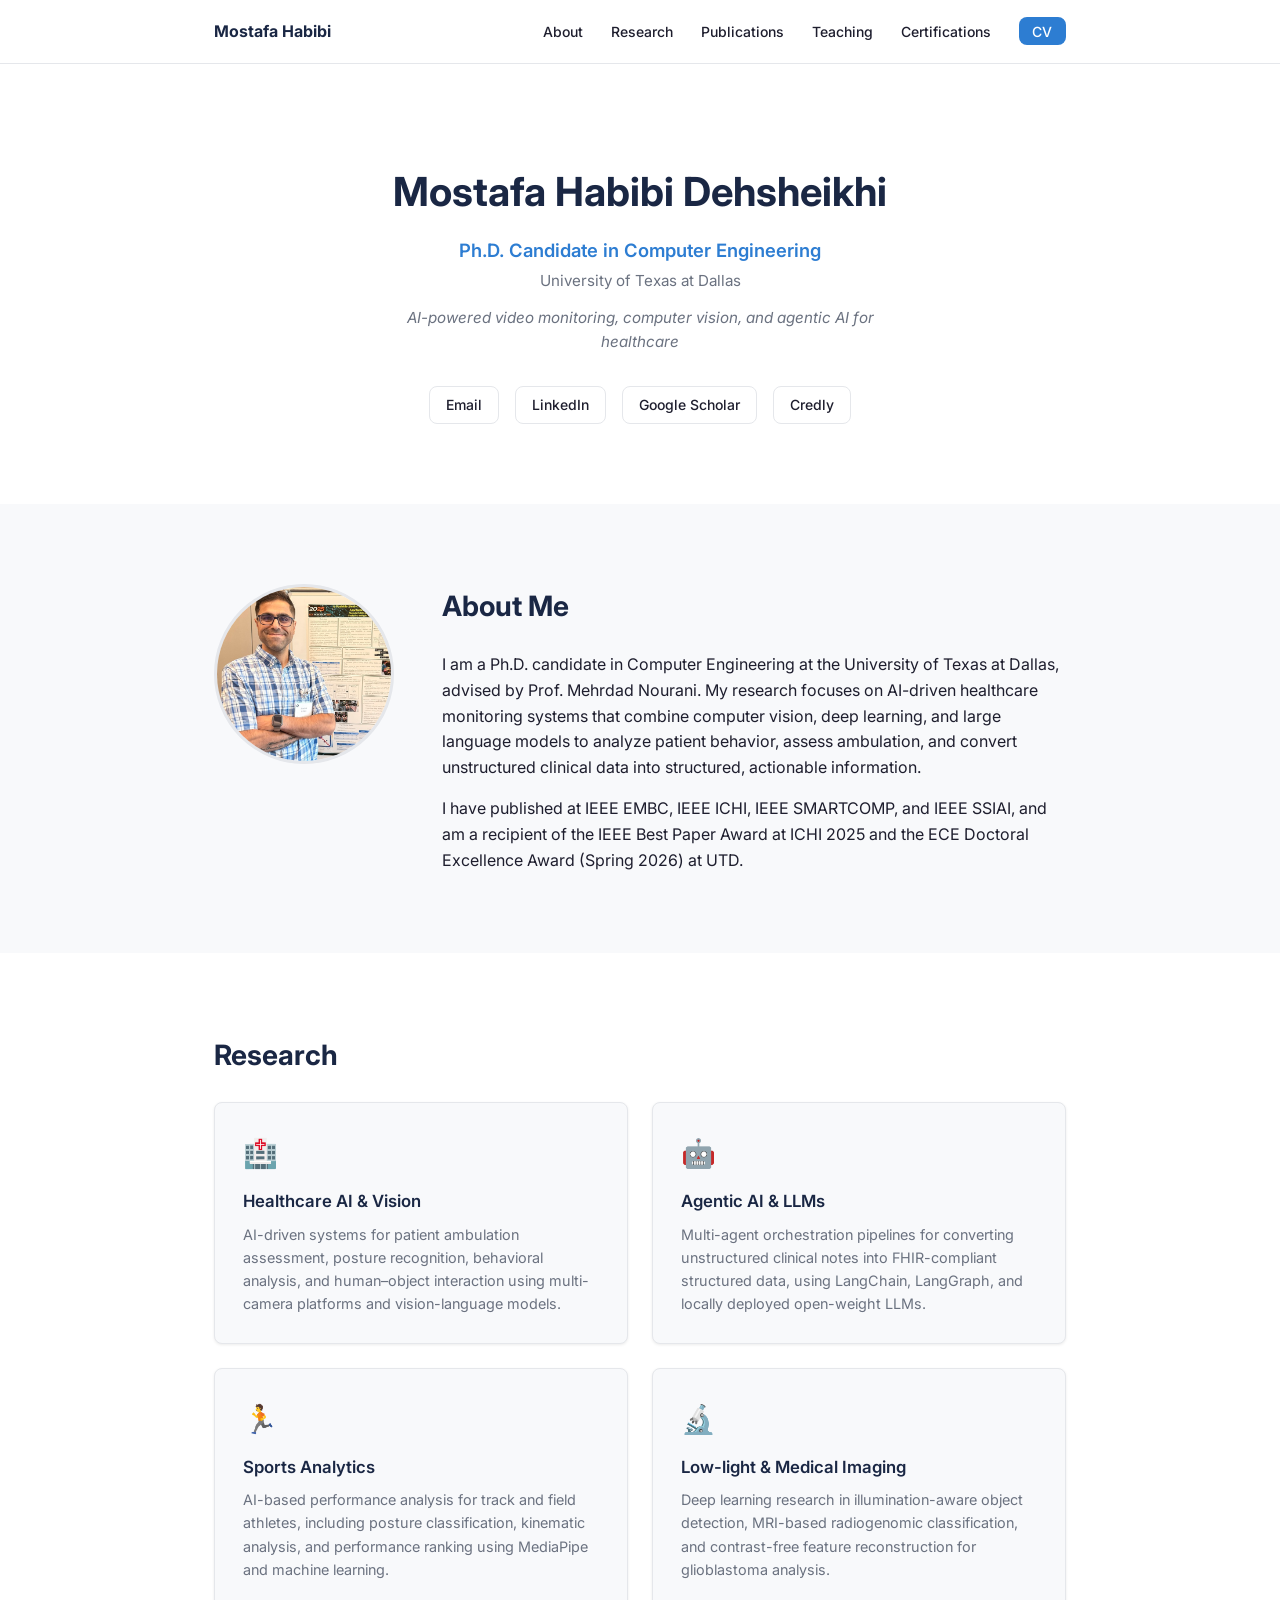
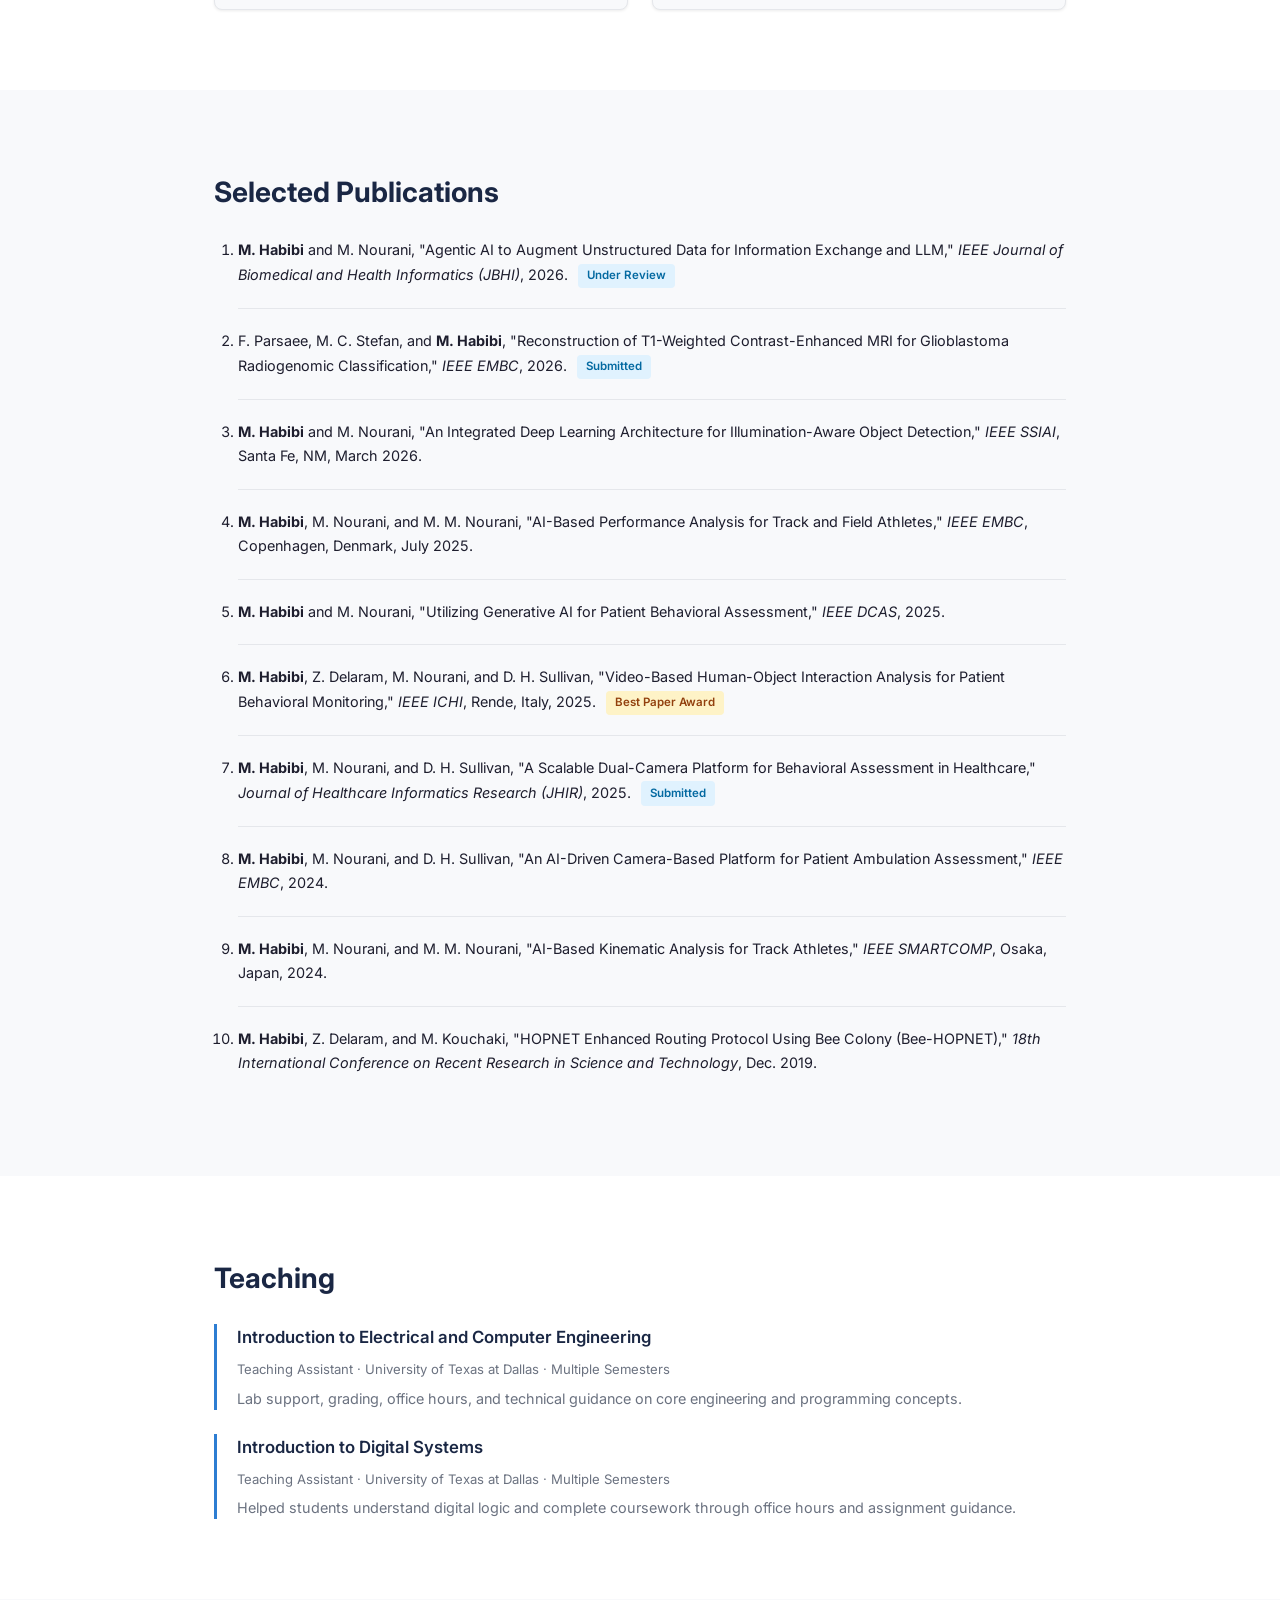
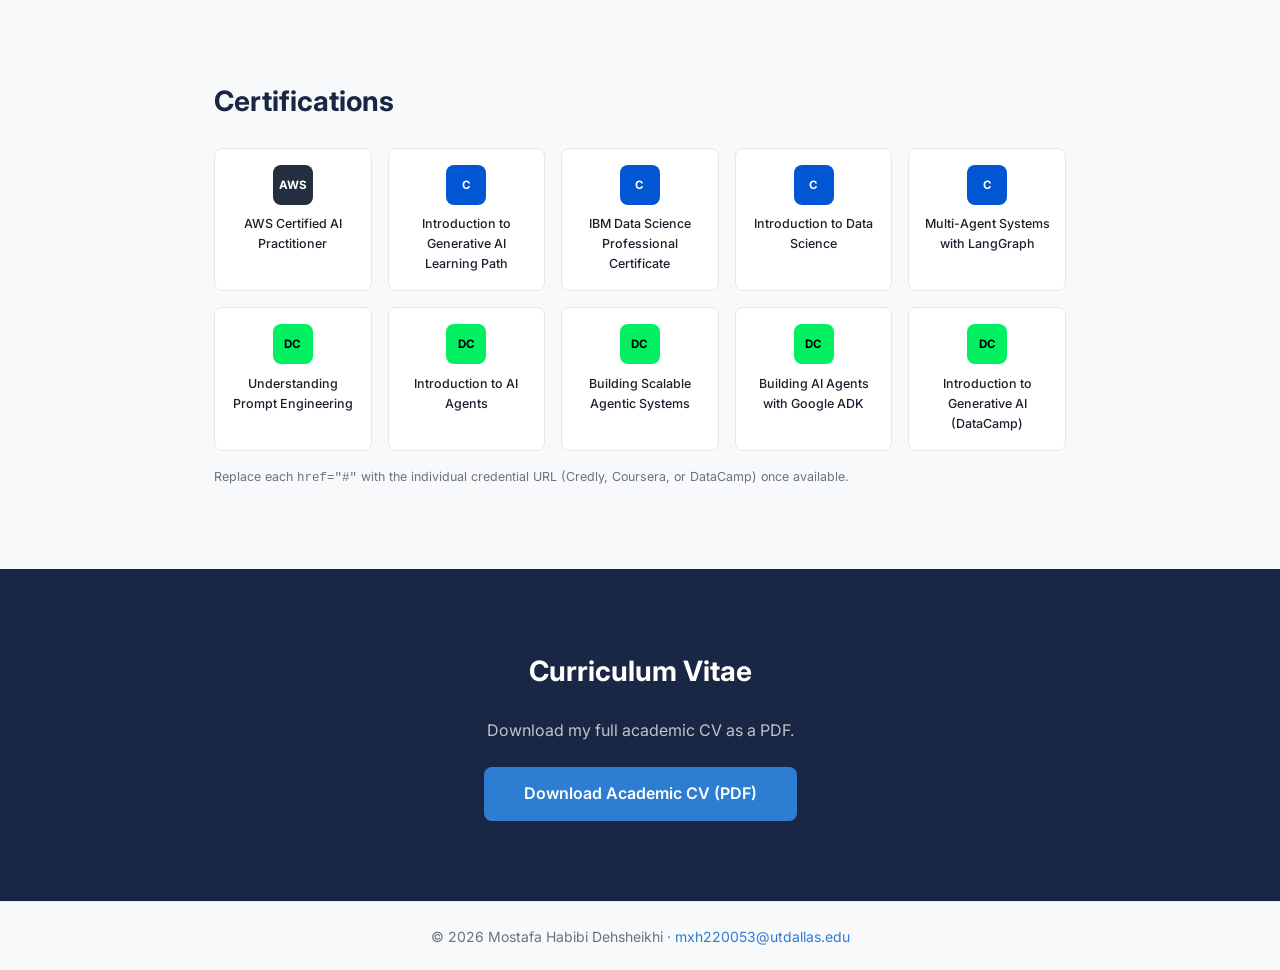
<file: academic/index.html>
<!DOCTYPE html>
<html lang="en">
<head>
  <meta charset="UTF-8">
  <meta name="viewport" content="width=device-width, initial-scale=1.0">
  <title>Mostafa Habibi — Academic</title>
  <link rel="preconnect" href="https://fonts.googleapis.com">
  <link rel="preconnect" href="https://fonts.gstatic.com" crossorigin>
  <link href="https://fonts.googleapis.com/css2?family=Inter:wght@400;500;600;700&display=swap" rel="stylesheet">
  <link rel="stylesheet" href="styles.css">
</head>
<body>

  <nav id="navbar">
    <div class="nav-inner">
      <a href="#top" class="nav-logo">Mostafa Habibi</a>
      <button class="nav-toggle" aria-label="Toggle menu" aria-expanded="false">
        <span></span><span></span><span></span>
      </button>
      <ul class="nav-links">
        <li><a href="#about">About</a></li>
        <li><a href="#research">Research</a></li>
        <li><a href="#publications">Publications</a></li>
        <li><a href="#teaching">Teaching</a></li>
        <li><a href="#certifications">Certifications</a></li>
        <li><a href="#cv" class="nav-cta">CV</a></li>
      </ul>
    </div>
  </nav>

  <section id="top" class="hero">
    <div class="container">
      <h1>Mostafa Habibi Dehsheikhi</h1>
      <p class="hero-title">Ph.D. Candidate in Computer Engineering</p>
      <p class="hero-institution">University of Texas at Dallas</p>
      <p class="hero-tagline">AI-powered video monitoring, computer vision, and agentic AI for healthcare</p>
      <div class="hero-links">
        <a href="mailto:mxh220053@utdallas.edu" class="icon-link">Email</a>
        <a href="https://www.linkedin.com/in/mostafa-habibi-78b841284/" class="icon-link" target="_blank" rel="noopener">LinkedIn</a>
        <a href="https://scholar.google.com/citations?user=dHXIkhMAAAAJ&hl=en" class="icon-link" target="_blank" rel="noopener">Google Scholar</a>
        <a href="https://www.credly.com/users/mostafa-habibi-dehsheikhi/badges#credly" class="icon-link" target="_blank" rel="noopener">Credly</a>
      </div>
    </div>
  </section>

  <section id="about" class="section bg-surface">
    <div class="container about-grid">
      <div class="about-photo">
        <img src="assets/photo.jpg" alt="Mostafa Habibi" width="180" height="180" onerror="this.src='assets/photo-placeholder.svg';this.onerror=null;">
      </div>
      <div class="about-text">
        <h2>About Me</h2>
        <p>I am a Ph.D. candidate in Computer Engineering at the University of Texas at Dallas, advised by Prof. Mehrdad Nourani. My research focuses on AI-driven healthcare monitoring systems that combine computer vision, deep learning, and large language models to analyze patient behavior, assess ambulation, and convert unstructured clinical data into structured, actionable information.</p>
        <p>I have published at IEEE EMBC, IEEE ICHI, IEEE SMARTCOMP, and IEEE SSIAI, and am a recipient of the IEEE Best Paper Award at ICHI 2025 and the ECE Doctoral Excellence Award (Spring 2026) at UTD.</p>
      </div>
    </div>
  </section>

  <section id="research" class="section">
    <div class="container">
      <h2>Research</h2>
      <div class="cards-grid">
        <div class="card">
          <div class="card-icon">🏥</div>
          <h3>Healthcare AI &amp; Vision</h3>
          <p>AI-driven systems for patient ambulation assessment, posture recognition, behavioral analysis, and human–object interaction using multi-camera platforms and vision-language models.</p>
        </div>
        <div class="card">
          <div class="card-icon">🤖</div>
          <h3>Agentic AI &amp; LLMs</h3>
          <p>Multi-agent orchestration pipelines for converting unstructured clinical notes into FHIR-compliant structured data, using LangChain, LangGraph, and locally deployed open-weight LLMs.</p>
        </div>
        <div class="card">
          <div class="card-icon">🏃</div>
          <h3>Sports Analytics</h3>
          <p>AI-based performance analysis for track and field athletes, including posture classification, kinematic analysis, and performance ranking using MediaPipe and machine learning.</p>
        </div>
        <div class="card">
          <div class="card-icon">🔬</div>
          <h3>Low-light &amp; Medical Imaging</h3>
          <p>Deep learning research in illumination-aware object detection, MRI-based radiogenomic classification, and contrast-free feature reconstruction for glioblastoma analysis.</p>
        </div>
      </div>
    </div>
  </section>

  <section id="publications" class="section bg-surface">
    <div class="container">
      <h2>Selected Publications</h2>
      <ol class="publications-list">
        <li><strong>M. Habibi</strong> and M. Nourani, "Agentic AI to Augment Unstructured Data for Information Exchange and LLM," <em>IEEE Journal of Biomedical and Health Informatics (JBHI)</em>, 2026. <span class="badge badge-review">Under Review</span></li>
        <li>F. Parsaee, M. C. Stefan, and <strong>M. Habibi</strong>, "Reconstruction of T1-Weighted Contrast-Enhanced MRI for Glioblastoma Radiogenomic Classification," <em>IEEE EMBC</em>, 2026. <span class="badge badge-review">Submitted</span></li>
        <li><strong>M. Habibi</strong> and M. Nourani, "An Integrated Deep Learning Architecture for Illumination-Aware Object Detection," <em>IEEE SSIAI</em>, Santa Fe, NM, March 2026.</li>
        <li><strong>M. Habibi</strong>, M. Nourani, and M. M. Nourani, "AI-Based Performance Analysis for Track and Field Athletes," <em>IEEE EMBC</em>, Copenhagen, Denmark, July 2025.</li>
        <li><strong>M. Habibi</strong> and M. Nourani, "Utilizing Generative AI for Patient Behavioral Assessment," <em>IEEE DCAS</em>, 2025.</li>
        <li><strong>M. Habibi</strong>, Z. Delaram, M. Nourani, and D. H. Sullivan, "Video-Based Human-Object Interaction Analysis for Patient Behavioral Monitoring," <em>IEEE ICHI</em>, Rende, Italy, 2025. <span class="badge badge-award">Best Paper Award</span></li>
        <li><strong>M. Habibi</strong>, M. Nourani, and D. H. Sullivan, "A Scalable Dual-Camera Platform for Behavioral Assessment in Healthcare," <em>Journal of Healthcare Informatics Research (JHIR)</em>, 2025. <span class="badge badge-review">Submitted</span></li>
        <li><strong>M. Habibi</strong>, M. Nourani, and D. H. Sullivan, "An AI-Driven Camera-Based Platform for Patient Ambulation Assessment," <em>IEEE EMBC</em>, 2024.</li>
        <li><strong>M. Habibi</strong>, M. Nourani, and M. M. Nourani, "AI-Based Kinematic Analysis for Track Athletes," <em>IEEE SMARTCOMP</em>, Osaka, Japan, 2024.</li>
        <li><strong>M. Habibi</strong>, Z. Delaram, and M. Kouchaki, "HOPNET Enhanced Routing Protocol Using Bee Colony (Bee-HOPNET)," <em>18th International Conference on Recent Research in Science and Technology</em>, Dec. 2019.</li>
      </ol>
    </div>
  </section>

  <section id="teaching" class="section">
    <div class="container">
      <h2>Teaching</h2>
      <div class="teaching-list">
        <div class="teaching-item">
          <h3>Introduction to Electrical and Computer Engineering</h3>
          <p class="teaching-meta">Teaching Assistant · University of Texas at Dallas · Multiple Semesters</p>
          <p>Lab support, grading, office hours, and technical guidance on core engineering and programming concepts.</p>
        </div>
        <div class="teaching-item">
          <h3>Introduction to Digital Systems</h3>
          <p class="teaching-meta">Teaching Assistant · University of Texas at Dallas · Multiple Semesters</p>
          <p>Helped students understand digital logic and complete coursework through office hours and assignment guidance.</p>
        </div>
      </div>
    </div>
  </section>

  <section id="certifications" class="section bg-surface">
    <div class="container">
      <h2>Certifications</h2>
      <div class="certs-grid">
        <a href="#" class="cert-badge" target="_blank" rel="noopener">
          <div class="cert-logo cert-logo-aws">AWS</div>
          <span>AWS Certified AI Practitioner</span>
        </a>
        <a href="#" class="cert-badge" target="_blank" rel="noopener">
          <div class="cert-logo cert-logo-coursera">C</div>
          <span>Introduction to Generative AI Learning Path</span>
        </a>
        <a href="#" class="cert-badge" target="_blank" rel="noopener">
          <div class="cert-logo cert-logo-coursera">C</div>
          <span>IBM Data Science Professional Certificate</span>
        </a>
        <a href="#" class="cert-badge" target="_blank" rel="noopener">
          <div class="cert-logo cert-logo-coursera">C</div>
          <span>Introduction to Data Science</span>
        </a>
        <a href="#" class="cert-badge" target="_blank" rel="noopener">
          <div class="cert-logo cert-logo-coursera">C</div>
          <span>Multi-Agent Systems with LangGraph</span>
        </a>
        <a href="#" class="cert-badge" target="_blank" rel="noopener">
          <div class="cert-logo cert-logo-datacamp">DC</div>
          <span>Understanding Prompt Engineering</span>
        </a>
        <a href="#" class="cert-badge" target="_blank" rel="noopener">
          <div class="cert-logo cert-logo-datacamp">DC</div>
          <span>Introduction to AI Agents</span>
        </a>
        <a href="#" class="cert-badge" target="_blank" rel="noopener">
          <div class="cert-logo cert-logo-datacamp">DC</div>
          <span>Building Scalable Agentic Systems</span>
        </a>
        <a href="#" class="cert-badge" target="_blank" rel="noopener">
          <div class="cert-logo cert-logo-datacamp">DC</div>
          <span>Building AI Agents with Google ADK</span>
        </a>
        <a href="#" class="cert-badge" target="_blank" rel="noopener">
          <div class="cert-logo cert-logo-datacamp">DC</div>
          <span>Introduction to Generative AI (DataCamp)</span>
        </a>
      </div>
      <p class="certs-note">Replace each <code>href="#"</code> with the individual credential URL (Credly, Coursera, or DataCamp) once available.</p>
    </div>
  </section>

  <section id="cv" class="section download-section">
    <div class="container text-center">
      <h2>Curriculum Vitae</h2>
      <p>Download my full academic CV as a PDF.</p>
      <a href="assets/resume.pdf" class="btn-download" download>Download Academic CV (PDF)</a>
    </div>
  </section>

  <footer>
    <div class="container">
      <p>&copy; 2026 Mostafa Habibi Dehsheikhi &middot; <a href="mailto:mxh220053@utdallas.edu">mxh220053@utdallas.edu</a></p>
    </div>
  </footer>

  <script src="script.js"></script>
</body>
</html>
</file>
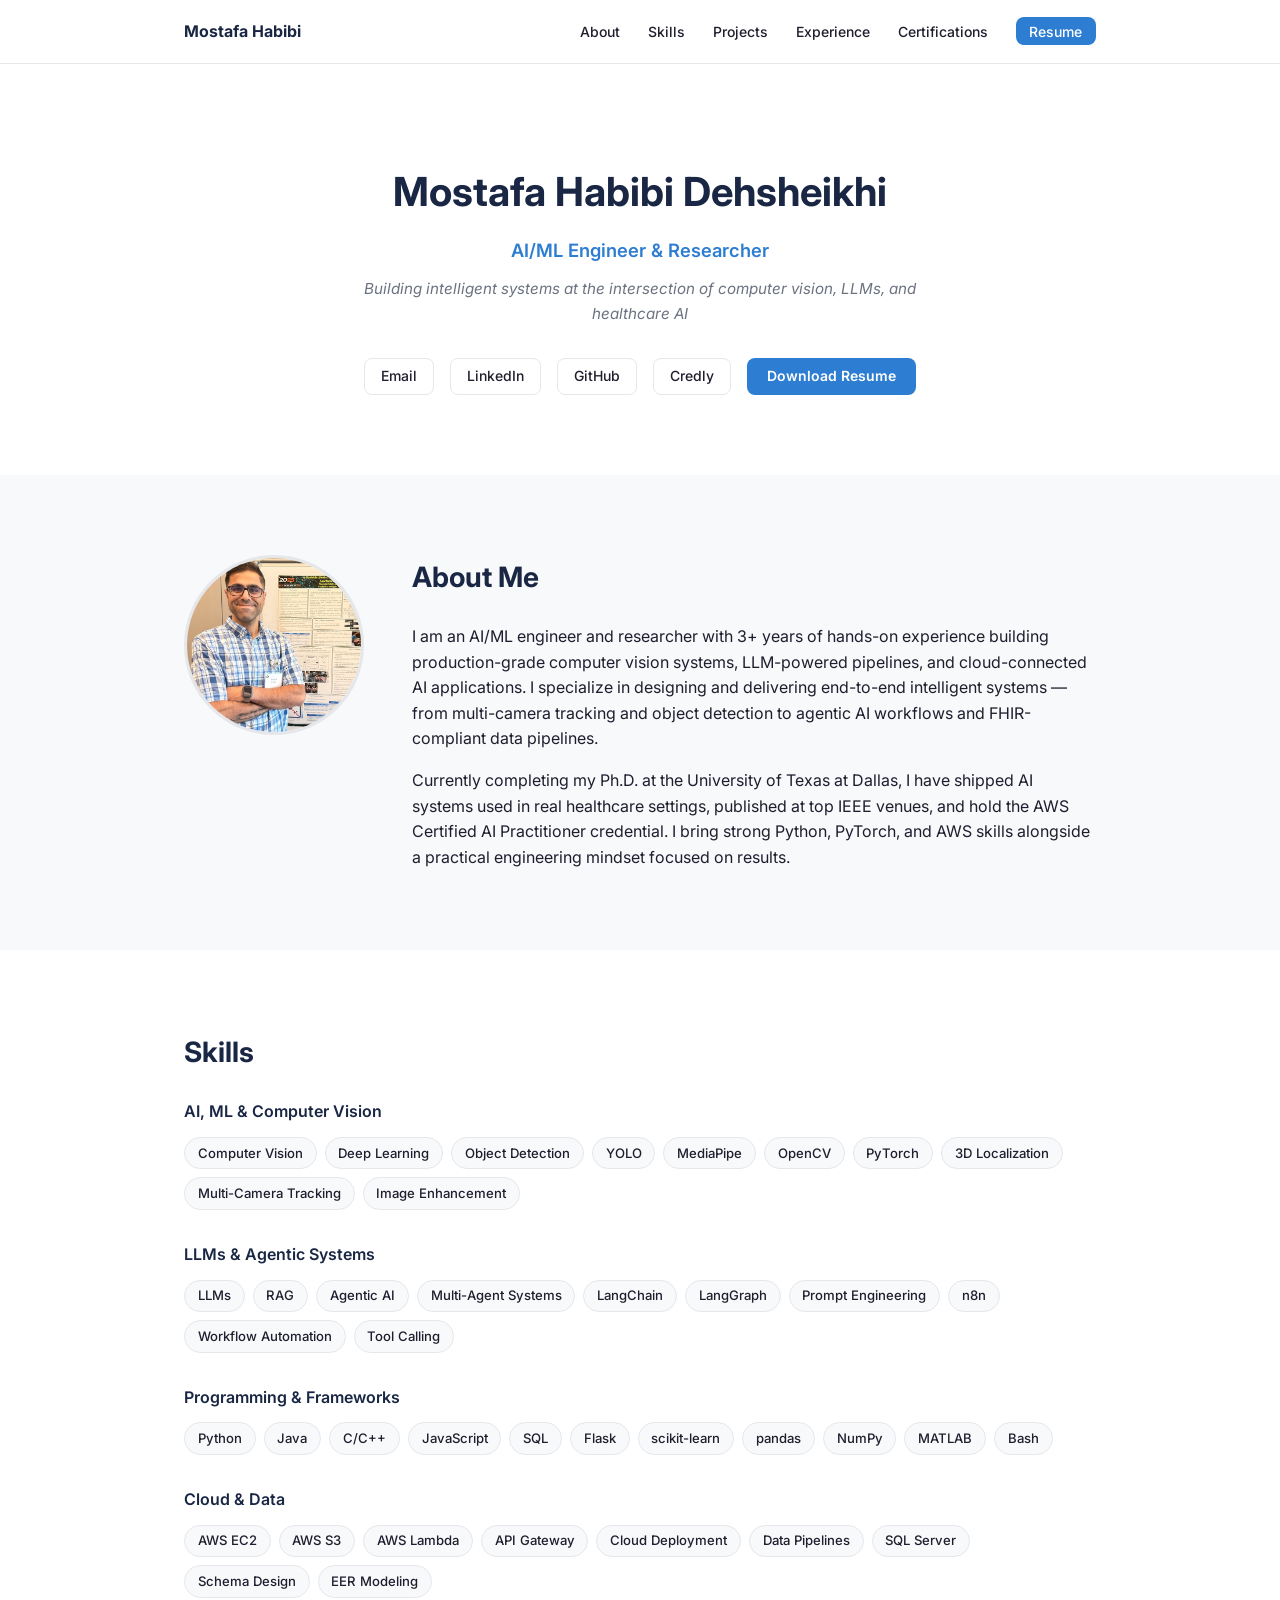
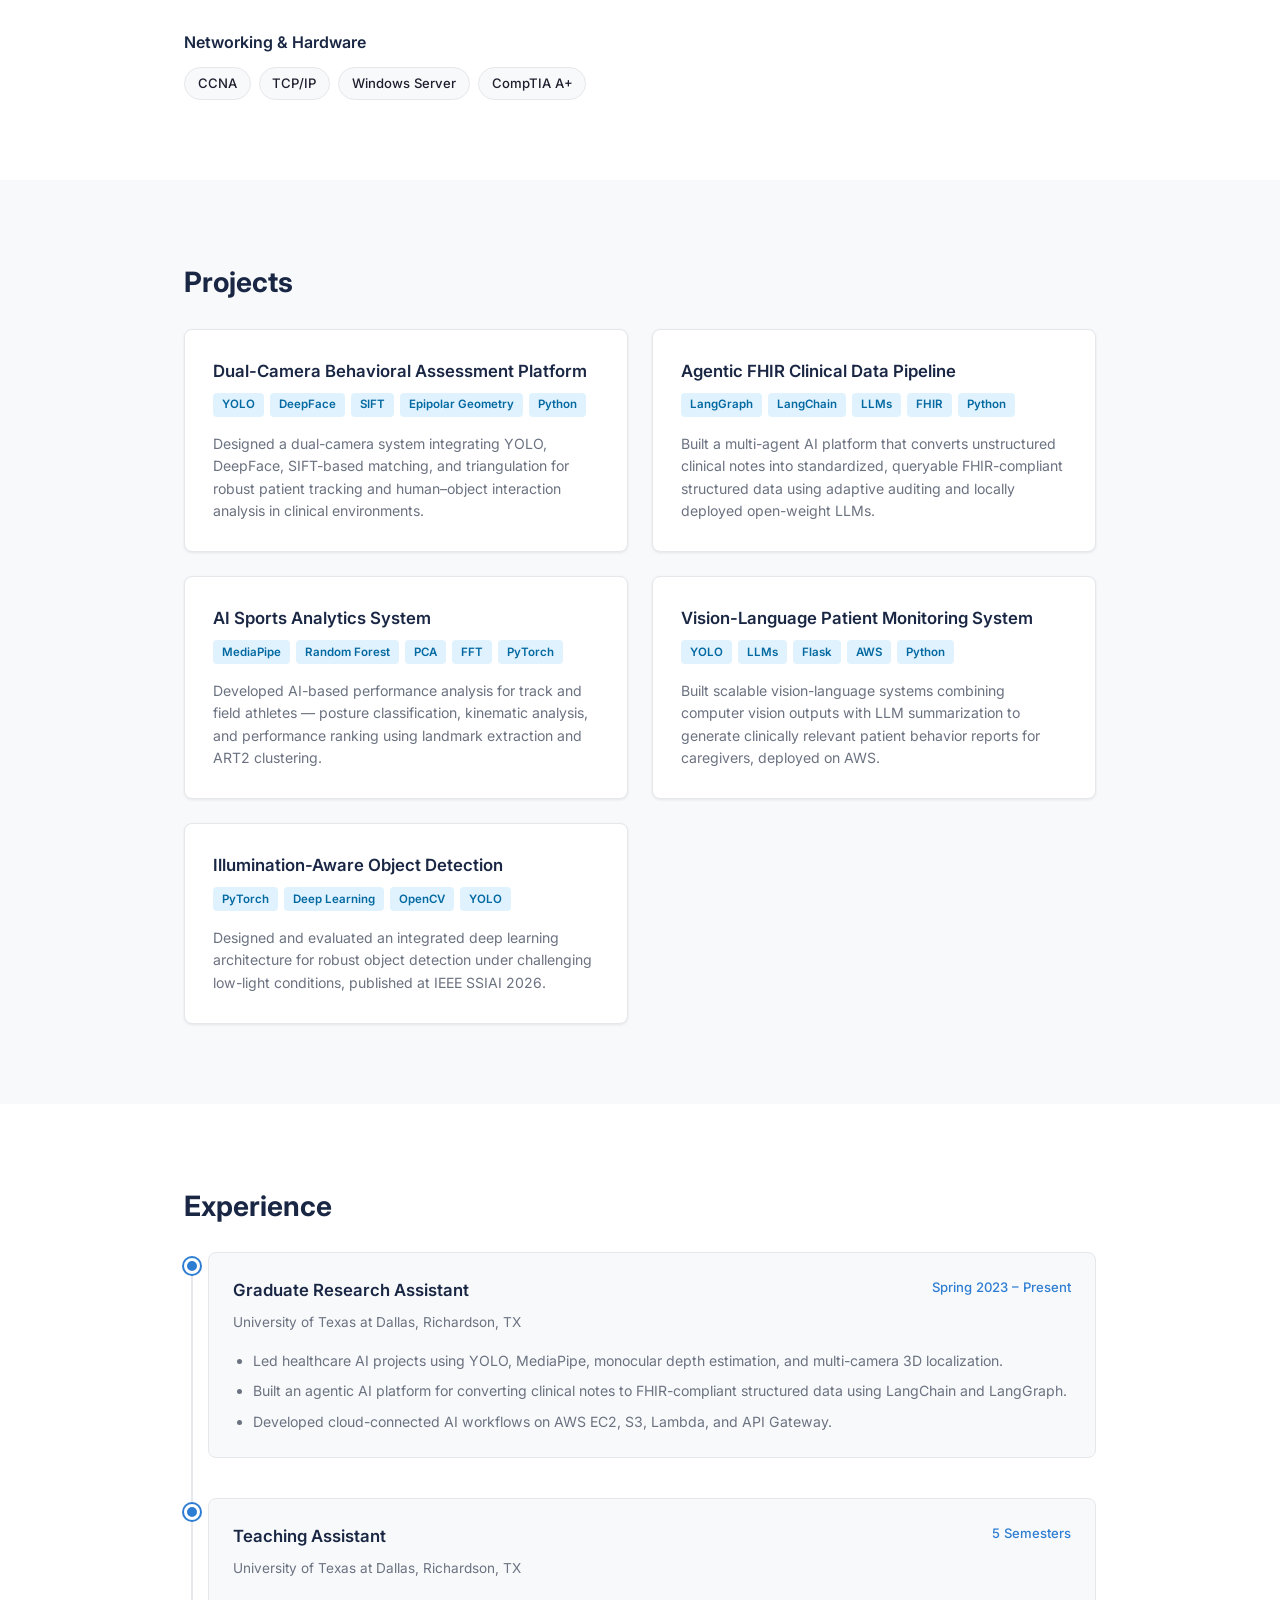
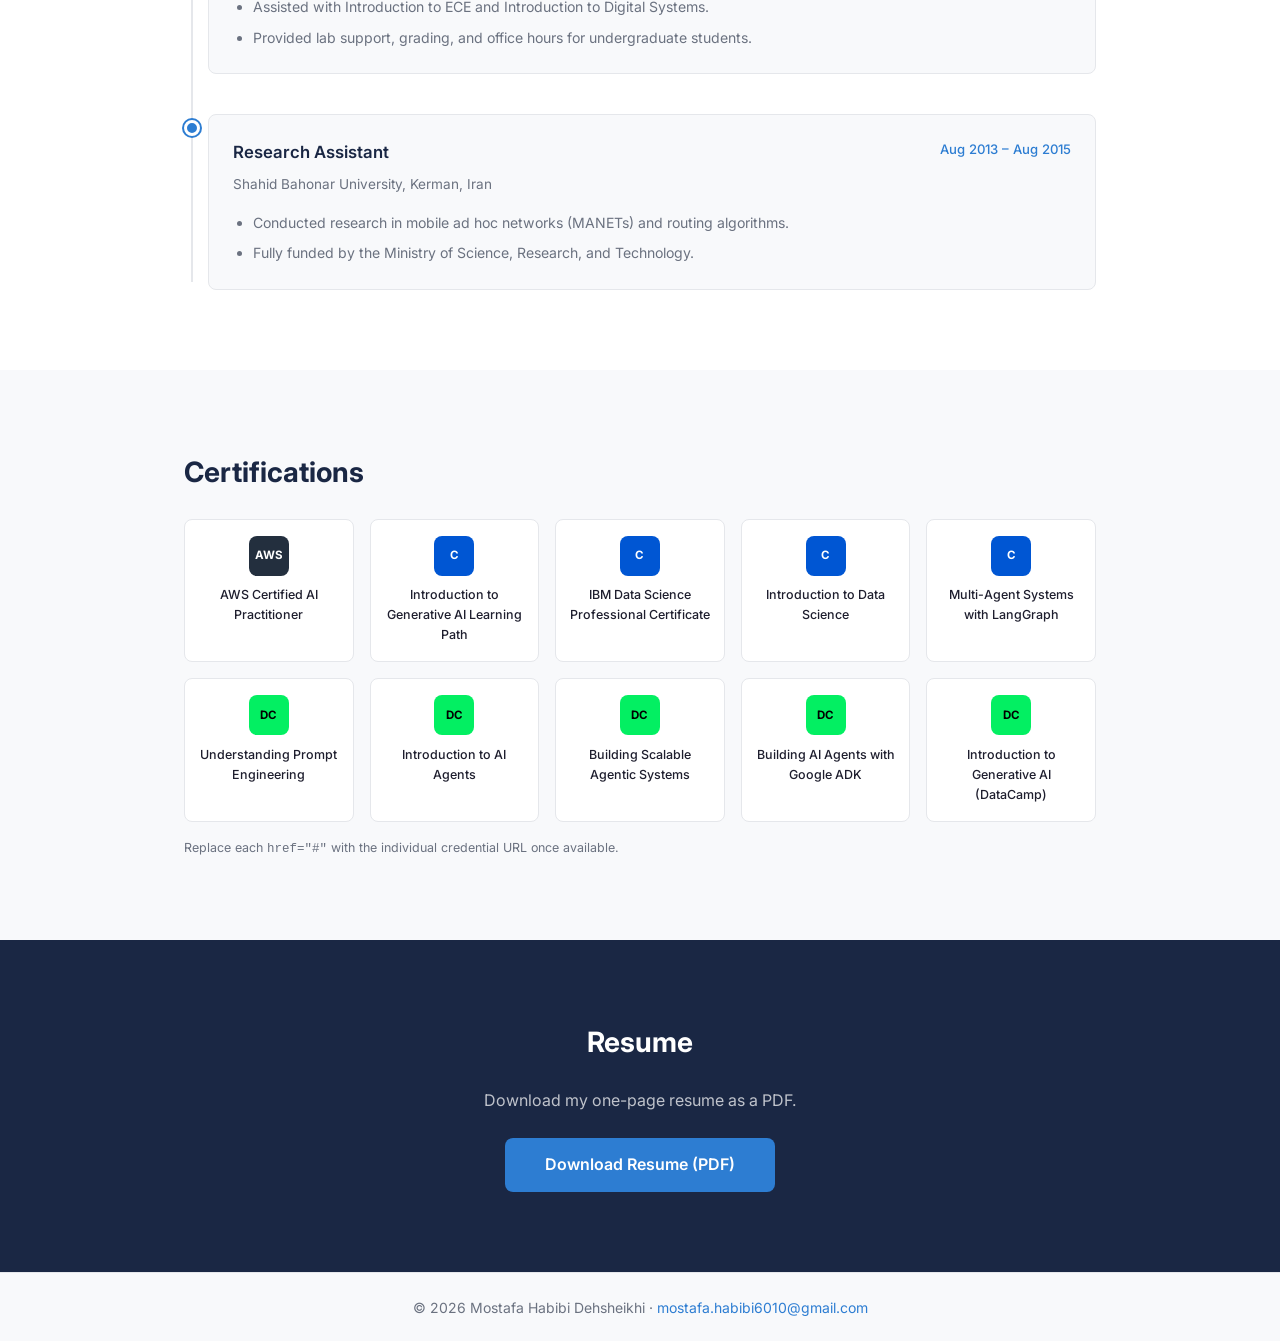
<file: industry/index.html>
<!DOCTYPE html>
<html lang="en">
<head>
  <meta charset="UTF-8">
  <meta name="viewport" content="width=device-width, initial-scale=1.0">
  <title>Mostafa Habibi — AI/ML Engineer</title>
  <link rel="preconnect" href="https://fonts.googleapis.com">
  <link rel="preconnect" href="https://fonts.gstatic.com" crossorigin>
  <link href="https://fonts.googleapis.com/css2?family=Inter:wght@400;500;600;700&display=swap" rel="stylesheet">
  <link rel="stylesheet" href="styles.css">
</head>
<body>

  <nav id="navbar">
    <div class="nav-inner">
      <a href="#top" class="nav-logo">Mostafa Habibi</a>
      <button class="nav-toggle" aria-label="Toggle menu" aria-expanded="false">
        <span></span><span></span><span></span>
      </button>
      <ul class="nav-links">
        <li><a href="#about">About</a></li>
        <li><a href="#skills">Skills</a></li>
        <li><a href="#projects">Projects</a></li>
        <li><a href="#experience">Experience</a></li>
        <li><a href="#certifications">Certifications</a></li>
        <li><a href="#resume" class="nav-cta">Resume</a></li>
      </ul>
    </div>
  </nav>

  <section id="top" class="hero">
    <div class="container">
      <h1>Mostafa Habibi Dehsheikhi</h1>
      <p class="hero-title">AI/ML Engineer &amp; Researcher</p>
      <p class="hero-tagline">Building intelligent systems at the intersection of computer vision, LLMs, and healthcare AI</p>
      <div class="hero-links">
        <a href="mailto:mostafa.habibi6010@gmail.com" class="icon-link">Email</a>
        <a href="https://www.linkedin.com/in/mostafa-habibi-78b841284/" class="icon-link" target="_blank" rel="noopener">LinkedIn</a>
        <a href="https://github.com/habibi6010" class="icon-link" target="_blank" rel="noopener">GitHub</a>
        <a href="https://www.credly.com/users/mostafa-habibi-dehsheikhi/badges#credly" class="icon-link" target="_blank" rel="noopener">Credly</a>
        <a href="assets/resume.pdf" class="btn-hero" download>Download Resume</a>
      </div>
    </div>
  </section>

  <section id="about" class="section bg-surface">
    <div class="container about-grid">
      <div class="about-photo">
        <img src="assets/photo.jpg" alt="Mostafa Habibi" width="180" height="180" onerror="this.src='assets/photo-placeholder.svg';this.onerror=null;">
      </div>
      <div class="about-text">
        <h2>About Me</h2>
        <p>I am an AI/ML engineer and researcher with 3+ years of hands-on experience building production-grade computer vision systems, LLM-powered pipelines, and cloud-connected AI applications. I specialize in designing and delivering end-to-end intelligent systems — from multi-camera tracking and object detection to agentic AI workflows and FHIR-compliant data pipelines.</p>
        <p>Currently completing my Ph.D. at the University of Texas at Dallas, I have shipped AI systems used in real healthcare settings, published at top IEEE venues, and hold the AWS Certified AI Practitioner credential. I bring strong Python, PyTorch, and AWS skills alongside a practical engineering mindset focused on results.</p>
      </div>
    </div>
  </section>

  <section id="skills" class="section">
    <div class="container">
      <h2>Skills</h2>
      <div class="skills-groups">
        <div class="skill-group">
          <h3>AI, ML &amp; Computer Vision</h3>
          <div class="skill-tags">
            <span>Computer Vision</span><span>Deep Learning</span><span>Object Detection</span>
            <span>YOLO</span><span>MediaPipe</span><span>OpenCV</span><span>PyTorch</span>
            <span>3D Localization</span><span>Multi-Camera Tracking</span><span>Image Enhancement</span>
          </div>
        </div>
        <div class="skill-group">
          <h3>LLMs &amp; Agentic Systems</h3>
          <div class="skill-tags">
            <span>LLMs</span><span>RAG</span><span>Agentic AI</span><span>Multi-Agent Systems</span>
            <span>LangChain</span><span>LangGraph</span><span>Prompt Engineering</span>
            <span>n8n</span><span>Workflow Automation</span><span>Tool Calling</span>
          </div>
        </div>
        <div class="skill-group">
          <h3>Programming &amp; Frameworks</h3>
          <div class="skill-tags">
            <span>Python</span><span>Java</span><span>C/C++</span><span>JavaScript</span>
            <span>SQL</span><span>Flask</span><span>scikit-learn</span><span>pandas</span>
            <span>NumPy</span><span>MATLAB</span><span>Bash</span>
          </div>
        </div>
        <div class="skill-group">
          <h3>Cloud &amp; Data</h3>
          <div class="skill-tags">
            <span>AWS EC2</span><span>AWS S3</span><span>AWS Lambda</span><span>API Gateway</span>
            <span>Cloud Deployment</span><span>Data Pipelines</span><span>SQL Server</span>
            <span>Schema Design</span><span>EER Modeling</span>
          </div>
        </div>
        <div class="skill-group">
          <h3>Networking &amp; Hardware</h3>
          <div class="skill-tags">
            <span>CCNA</span><span>TCP/IP</span><span>Windows Server</span><span>CompTIA A+</span>
          </div>
        </div>
      </div>
    </div>
  </section>

  <section id="projects" class="section bg-surface">
    <div class="container">
      <h2>Projects</h2>
      <div class="projects-grid">
        <div class="project-card">
          <h3>Dual-Camera Behavioral Assessment Platform</h3>
          <div class="tech-tags"><span>YOLO</span><span>DeepFace</span><span>SIFT</span><span>Epipolar Geometry</span><span>Python</span></div>
          <p>Designed a dual-camera system integrating YOLO, DeepFace, SIFT-based matching, and triangulation for robust patient tracking and human–object interaction analysis in clinical environments.</p>
        </div>
        <div class="project-card">
          <h3>Agentic FHIR Clinical Data Pipeline</h3>
          <div class="tech-tags"><span>LangGraph</span><span>LangChain</span><span>LLMs</span><span>FHIR</span><span>Python</span></div>
          <p>Built a multi-agent AI platform that converts unstructured clinical notes into standardized, queryable FHIR-compliant structured data using adaptive auditing and locally deployed open-weight LLMs.</p>
        </div>
        <div class="project-card">
          <h3>AI Sports Analytics System</h3>
          <div class="tech-tags"><span>MediaPipe</span><span>Random Forest</span><span>PCA</span><span>FFT</span><span>PyTorch</span></div>
          <p>Developed AI-based performance analysis for track and field athletes — posture classification, kinematic analysis, and performance ranking using landmark extraction and ART2 clustering.</p>
        </div>
        <div class="project-card">
          <h3>Vision-Language Patient Monitoring System</h3>
          <div class="tech-tags"><span>YOLO</span><span>LLMs</span><span>Flask</span><span>AWS</span><span>Python</span></div>
          <p>Built scalable vision-language systems combining computer vision outputs with LLM summarization to generate clinically relevant patient behavior reports for caregivers, deployed on AWS.</p>
        </div>
        <div class="project-card">
          <h3>Illumination-Aware Object Detection</h3>
          <div class="tech-tags"><span>PyTorch</span><span>Deep Learning</span><span>OpenCV</span><span>YOLO</span></div>
          <p>Designed and evaluated an integrated deep learning architecture for robust object detection under challenging low-light conditions, published at IEEE SSIAI 2026.</p>
        </div>
      </div>
    </div>
  </section>

  <section id="experience" class="section">
    <div class="container">
      <h2>Experience</h2>
      <div class="timeline">
        <div class="timeline-item">
          <div class="timeline-marker"></div>
          <div class="timeline-content">
            <div class="timeline-header">
              <div>
                <h3>Graduate Research Assistant</h3>
                <p class="timeline-org">University of Texas at Dallas, Richardson, TX</p>
              </div>
              <span class="timeline-date">Spring 2023 – Present</span>
            </div>
            <ul>
              <li>Led healthcare AI projects using YOLO, MediaPipe, monocular depth estimation, and multi-camera 3D localization.</li>
              <li>Built an agentic AI platform for converting clinical notes to FHIR-compliant structured data using LangChain and LangGraph.</li>
              <li>Developed cloud-connected AI workflows on AWS EC2, S3, Lambda, and API Gateway.</li>
            </ul>
          </div>
        </div>
        <div class="timeline-item">
          <div class="timeline-marker"></div>
          <div class="timeline-content">
            <div class="timeline-header">
              <div>
                <h3>Teaching Assistant</h3>
                <p class="timeline-org">University of Texas at Dallas, Richardson, TX</p>
              </div>
              <span class="timeline-date">5 Semesters</span>
            </div>
            <ul>
              <li>Assisted with Introduction to ECE and Introduction to Digital Systems.</li>
              <li>Provided lab support, grading, and office hours for undergraduate students.</li>
            </ul>
          </div>
        </div>
        <div class="timeline-item">
          <div class="timeline-marker"></div>
          <div class="timeline-content">
            <div class="timeline-header">
              <div>
                <h3>Research Assistant</h3>
                <p class="timeline-org">Shahid Bahonar University, Kerman, Iran</p>
              </div>
              <span class="timeline-date">Aug 2013 – Aug 2015</span>
            </div>
            <ul>
              <li>Conducted research in mobile ad hoc networks (MANETs) and routing algorithms.</li>
              <li>Fully funded by the Ministry of Science, Research, and Technology.</li>
            </ul>
          </div>
        </div>
      </div>
    </div>
  </section>

  <section id="certifications" class="section bg-surface">
    <div class="container">
      <h2>Certifications</h2>
      <div class="certs-grid">
        <a href="#" class="cert-badge" target="_blank" rel="noopener">
          <div class="cert-logo cert-logo-aws">AWS</div>
          <span>AWS Certified AI Practitioner</span>
        </a>
        <a href="#" class="cert-badge" target="_blank" rel="noopener">
          <div class="cert-logo cert-logo-coursera">C</div>
          <span>Introduction to Generative AI Learning Path</span>
        </a>
        <a href="#" class="cert-badge" target="_blank" rel="noopener">
          <div class="cert-logo cert-logo-coursera">C</div>
          <span>IBM Data Science Professional Certificate</span>
        </a>
        <a href="#" class="cert-badge" target="_blank" rel="noopener">
          <div class="cert-logo cert-logo-coursera">C</div>
          <span>Introduction to Data Science</span>
        </a>
        <a href="#" class="cert-badge" target="_blank" rel="noopener">
          <div class="cert-logo cert-logo-coursera">C</div>
          <span>Multi-Agent Systems with LangGraph</span>
        </a>
        <a href="#" class="cert-badge" target="_blank" rel="noopener">
          <div class="cert-logo cert-logo-datacamp">DC</div>
          <span>Understanding Prompt Engineering</span>
        </a>
        <a href="#" class="cert-badge" target="_blank" rel="noopener">
          <div class="cert-logo cert-logo-datacamp">DC</div>
          <span>Introduction to AI Agents</span>
        </a>
        <a href="#" class="cert-badge" target="_blank" rel="noopener">
          <div class="cert-logo cert-logo-datacamp">DC</div>
          <span>Building Scalable Agentic Systems</span>
        </a>
        <a href="#" class="cert-badge" target="_blank" rel="noopener">
          <div class="cert-logo cert-logo-datacamp">DC</div>
          <span>Building AI Agents with Google ADK</span>
        </a>
        <a href="#" class="cert-badge" target="_blank" rel="noopener">
          <div class="cert-logo cert-logo-datacamp">DC</div>
          <span>Introduction to Generative AI (DataCamp)</span>
        </a>
      </div>
      <p class="certs-note">Replace each <code>href="#"</code> with the individual credential URL once available.</p>
    </div>
  </section>

  <section id="resume" class="section download-section">
    <div class="container text-center">
      <h2>Resume</h2>
      <p>Download my one-page resume as a PDF.</p>
      <a href="assets/resume.pdf" class="btn-download" download>Download Resume (PDF)</a>
    </div>
  </section>

  <footer>
    <div class="container">
      <p>&copy; 2026 Mostafa Habibi Dehsheikhi &middot; <a href="mailto:mostafa.habibi6010@gmail.com">mostafa.habibi6010@gmail.com</a></p>
    </div>
  </footer>

  <script src="script.js"></script>
</body>
</html>
</file>
<file: academic/styles.css>
/* ===== TOKENS ===== */
:root {
  --color-primary: #1a2744;
  --color-accent:  #2d7dd2;
  --color-bg:      #ffffff;
  --color-surface: #f8f9fb;
  --color-text:    #1e1e2e;
  --color-muted:   #6b7280;
  --color-border:  #e5e7eb;
  --font:          'Inter', sans-serif;
  --radius:        8px;
  --shadow:        0 1px 3px rgba(0,0,0,.08);
  --shadow-md:     0 4px 6px rgba(0,0,0,.07);
  --max-w:         900px;
  --nav-h:         64px;
}

/* ===== RESET ===== */
*, *::before, *::after { box-sizing: border-box; margin: 0; padding: 0; }
html { scroll-behavior: smooth; }
body { font-family: var(--font); color: var(--color-text); background: var(--color-bg); line-height: 1.6; font-size: 16px; }
a { color: var(--color-accent); text-decoration: none; }
a:hover { text-decoration: underline; }
img { max-width: 100%; display: block; }
ul, ol { list-style: none; }
h2 { font-size: 1.75rem; font-weight: 700; color: var(--color-primary); margin-bottom: 1.5rem; }
h3 { font-size: 1.05rem; font-weight: 600; color: var(--color-primary); margin-bottom: .5rem; }

/* ===== LAYOUT ===== */
.container { max-width: var(--max-w); margin: 0 auto; padding: 0 1.5rem; }
.section    { padding: 5rem 0; }
.bg-surface { background: var(--color-surface); }
.text-center { text-align: center; }

/* ===== NAV ===== */
#navbar {
  position: sticky; top: 0; z-index: 100;
  background: var(--color-bg);
  border-bottom: 1px solid var(--color-border);
  height: var(--nav-h);
  transition: box-shadow .2s;
}
#navbar.scrolled { box-shadow: var(--shadow-md); }
.nav-inner {
  max-width: var(--max-w); margin: 0 auto; padding: 0 1.5rem;
  height: 100%; display: flex; align-items: center; justify-content: space-between;
}
.nav-logo { font-weight: 700; font-size: 1rem; color: var(--color-primary); }
.nav-logo:hover { text-decoration: none; }
.nav-links { display: flex; gap: 1.75rem; align-items: center; }
.nav-links a { font-size: .875rem; font-weight: 500; color: var(--color-text); }
.nav-links a:hover { color: var(--color-accent); text-decoration: none; }
.nav-cta {
  background: var(--color-accent); color: #fff !important;
  padding: .35rem .85rem; border-radius: var(--radius);
}
.nav-cta:hover { background: var(--color-primary); }
.nav-toggle {
  display: none; flex-direction: column; gap: 5px;
  background: none; border: none; cursor: pointer; padding: .25rem;
}
.nav-toggle span {
  display: block; width: 22px; height: 2px;
  background: var(--color-primary); border-radius: 2px;
}

/* ===== HERO ===== */
.hero { padding: 6rem 0 5rem; text-align: center; }
.hero h1 { font-size: 2.5rem; font-weight: 700; color: var(--color-primary); margin-bottom: .75rem; }
.hero-title { font-size: 1.15rem; font-weight: 600; color: var(--color-accent); margin-bottom: .25rem; }
.hero-institution { font-size: .95rem; color: var(--color-muted); margin-bottom: .75rem; }
.hero-tagline { font-size: .95rem; color: var(--color-muted); font-style: italic; max-width: 520px; margin: 0 auto 2rem; }
.hero-links { display: flex; gap: 1rem; justify-content: center; flex-wrap: wrap; }
.icon-link {
  display: inline-block; padding: .4rem 1rem;
  border: 1.5px solid var(--color-border); border-radius: var(--radius);
  font-size: .875rem; font-weight: 500; color: var(--color-text);
  transition: border-color .2s, color .2s;
}
.icon-link:hover { border-color: var(--color-accent); color: var(--color-accent); text-decoration: none; }

/* ===== ABOUT ===== */
.about-grid { display: grid; grid-template-columns: auto 1fr; gap: 3rem; align-items: start; }
.about-photo img { width: 180px; height: 180px; border-radius: 50%; object-fit: cover; border: 3px solid var(--color-border); }
.about-text p { margin-bottom: 1rem; }
.about-text p:last-child { margin-bottom: 0; }

/* ===== RESEARCH CARDS ===== */
.cards-grid { display: grid; grid-template-columns: repeat(2, 1fr); gap: 1.5rem; }
.card {
  background: var(--color-surface); border: 1px solid var(--color-border);
  border-radius: var(--radius); padding: 1.75rem; box-shadow: var(--shadow);
}
.card-icon { font-size: 1.75rem; margin-bottom: .75rem; }
.card p { color: var(--color-muted); font-size: .9rem; line-height: 1.6; }

/* ===== PUBLICATIONS ===== */
.publications-list { list-style: decimal; padding-left: 1.5rem; }
.publications-list li {
  margin-bottom: 1.25rem; padding-bottom: 1.25rem;
  border-bottom: 1px solid var(--color-border);
  font-size: .9rem; line-height: 1.7;
}
.publications-list li:last-child { border-bottom: none; margin-bottom: 0; }
.badge { display: inline-block; padding: .15rem .55rem; border-radius: 4px; font-size: .72rem; font-weight: 600; margin-left: .4rem; vertical-align: middle; }
.badge-award { background: #fef3c7; color: #92400e; }
.badge-review { background: #e0f2fe; color: #0369a1; }

/* ===== TEACHING ===== */
.teaching-list { display: flex; flex-direction: column; gap: 1.5rem; }
.teaching-item { border-left: 3px solid var(--color-accent); padding-left: 1.25rem; }
.teaching-meta { font-size: .82rem; color: var(--color-muted); margin-bottom: .4rem; }
.teaching-item p:last-child { font-size: .9rem; color: var(--color-muted); }

/* ===== CERTIFICATIONS ===== */
.certs-grid { display: grid; grid-template-columns: repeat(5, 1fr); gap: 1rem; margin-bottom: 1rem; }
.cert-badge {
  display: flex; flex-direction: column; align-items: center; text-align: center;
  gap: .6rem; padding: 1rem .75rem;
  border: 1px solid var(--color-border); border-radius: var(--radius);
  background: var(--color-bg); color: var(--color-text);
  font-size: .78rem; font-weight: 500;
  transition: box-shadow .2s, border-color .2s;
}
.cert-badge:hover { box-shadow: var(--shadow-md); border-color: var(--color-accent); text-decoration: none; color: var(--color-primary); }
.cert-logo {
  width: 40px; height: 40px; border-radius: 8px;
  display: flex; align-items: center; justify-content: center;
  font-weight: 700; font-size: .72rem; color: #fff; flex-shrink: 0;
}
.cert-logo-aws      { background: #232f3e; }
.cert-logo-coursera { background: #0056d3; }
.cert-logo-datacamp { background: #03ef62; color: #000; }
.certs-note { font-size: .78rem; color: var(--color-muted); margin-top: .5rem; }

/* ===== DOWNLOAD ===== */
.download-section { background: var(--color-primary); }
.download-section h2 { color: #fff; }
.download-section p  { color: rgba(255,255,255,.72); margin-bottom: 1.5rem; }
.btn-download {
  display: inline-block; padding: .875rem 2.5rem;
  background: var(--color-accent); color: #fff;
  border-radius: var(--radius); font-weight: 600; font-size: 1rem;
  transition: background .2s, transform .1s;
}
.btn-download:hover { background: #1a5fa8; text-decoration: none; transform: translateY(-1px); }

/* ===== FOOTER ===== */
footer {
  background: var(--color-surface); border-top: 1px solid var(--color-border);
  padding: 1.5rem 0; text-align: center;
  font-size: .875rem; color: var(--color-muted);
}

/* ===== RESPONSIVE ===== */
@media (max-width: 768px) {
  .hero h1 { font-size: 1.75rem; }
  h2 { font-size: 1.4rem; }
  .section { padding: 3rem 0; }

  .nav-links {
    display: none; flex-direction: column; gap: .5rem;
    position: absolute; top: var(--nav-h); left: 0; right: 0;
    background: var(--color-bg); border-bottom: 1px solid var(--color-border);
    padding: 1rem 1.5rem;
  }
  .nav-links.open { display: flex; }
  .nav-toggle { display: flex; }

  .about-grid { grid-template-columns: 1fr; text-align: center; }
  .about-photo { display: flex; justify-content: center; }
  .cards-grid { grid-template-columns: 1fr; }
  .certs-grid { grid-template-columns: repeat(2, 1fr); }
}

@media (min-width: 769px) and (max-width: 1024px) {
  .certs-grid { grid-template-columns: repeat(3, 1fr); }
}
</file>
<file: industry/styles.css>
/* ===== TOKENS ===== */
:root {
  --color-primary: #1a2744;
  --color-accent:  #2d7dd2;
  --color-bg:      #ffffff;
  --color-surface: #f8f9fb;
  --color-text:    #1e1e2e;
  --color-muted:   #6b7280;
  --color-border:  #e5e7eb;
  --font:          'Inter', sans-serif;
  --radius:        8px;
  --shadow:        0 1px 3px rgba(0,0,0,.08);
  --shadow-md:     0 4px 6px rgba(0,0,0,.07);
  --max-w:         960px;
  --nav-h:         64px;
}

/* ===== RESET ===== */
*, *::before, *::after { box-sizing: border-box; margin: 0; padding: 0; }
html { scroll-behavior: smooth; }
body { font-family: var(--font); color: var(--color-text); background: var(--color-bg); line-height: 1.6; font-size: 16px; }
a { color: var(--color-accent); text-decoration: none; }
a:hover { text-decoration: underline; }
img { max-width: 100%; display: block; }
ul { list-style: none; }
h2 { font-size: 1.75rem; font-weight: 700; color: var(--color-primary); margin-bottom: 1.5rem; }
h3 { font-size: 1.05rem; font-weight: 600; color: var(--color-primary); margin-bottom: .5rem; }

/* ===== LAYOUT ===== */
.container { max-width: var(--max-w); margin: 0 auto; padding: 0 1.5rem; }
.section    { padding: 5rem 0; }
.bg-surface { background: var(--color-surface); }
.text-center { text-align: center; }

/* ===== NAV ===== */
#navbar {
  position: sticky; top: 0; z-index: 100;
  background: var(--color-bg); border-bottom: 1px solid var(--color-border);
  height: var(--nav-h); transition: box-shadow .2s;
}
#navbar.scrolled { box-shadow: var(--shadow-md); }
.nav-inner {
  max-width: var(--max-w); margin: 0 auto; padding: 0 1.5rem;
  height: 100%; display: flex; align-items: center; justify-content: space-between;
}
.nav-logo { font-weight: 700; font-size: 1rem; color: var(--color-primary); }
.nav-logo:hover { text-decoration: none; }
.nav-links { display: flex; gap: 1.75rem; align-items: center; }
.nav-links a { font-size: .875rem; font-weight: 500; color: var(--color-text); }
.nav-links a:hover { color: var(--color-accent); text-decoration: none; }
.nav-cta { background: var(--color-accent); color: #fff !important; padding: .35rem .85rem; border-radius: var(--radius); }
.nav-cta:hover { background: var(--color-primary); }
.nav-toggle { display: none; flex-direction: column; gap: 5px; background: none; border: none; cursor: pointer; padding: .25rem; }
.nav-toggle span { display: block; width: 22px; height: 2px; background: var(--color-primary); border-radius: 2px; }

/* ===== HERO ===== */
.hero { padding: 6rem 0 5rem; text-align: center; }
.hero h1 { font-size: 2.5rem; font-weight: 700; color: var(--color-primary); margin-bottom: .75rem; }
.hero-title { font-size: 1.15rem; font-weight: 600; color: var(--color-accent); margin-bottom: .75rem; }
.hero-tagline { font-size: .95rem; color: var(--color-muted); font-style: italic; max-width: 560px; margin: 0 auto 2rem; }
.hero-links { display: flex; gap: 1rem; justify-content: center; flex-wrap: wrap; align-items: center; }
.icon-link {
  display: inline-block; padding: .4rem 1rem;
  border: 1.5px solid var(--color-border); border-radius: var(--radius);
  font-size: .875rem; font-weight: 500; color: var(--color-text);
  transition: border-color .2s, color .2s;
}
.icon-link:hover { border-color: var(--color-accent); color: var(--color-accent); text-decoration: none; }
.btn-hero {
  display: inline-block; padding: .45rem 1.25rem;
  background: var(--color-accent); color: #fff;
  border-radius: var(--radius); font-weight: 600; font-size: .875rem;
  transition: background .2s;
}
.btn-hero:hover { background: var(--color-primary); text-decoration: none; }

/* ===== ABOUT ===== */
.about-grid { display: grid; grid-template-columns: auto 1fr; gap: 3rem; align-items: start; }
.about-photo img { width: 180px; height: 180px; border-radius: 50%; object-fit: cover; border: 3px solid var(--color-border); }
.about-text p { margin-bottom: 1rem; }
.about-text p:last-child { margin-bottom: 0; }

/* ===== SKILLS ===== */
.skills-groups { display: flex; flex-direction: column; gap: 2rem; }
.skill-group h3 { font-size: 1rem; margin-bottom: .75rem; }
.skill-tags { display: flex; flex-wrap: wrap; gap: .5rem; }
.skill-tags span {
  display: inline-block; padding: .3rem .8rem;
  background: var(--color-surface); border: 1px solid var(--color-border);
  border-radius: 20px; font-size: .82rem; font-weight: 500; color: var(--color-text);
}

/* ===== PROJECTS ===== */
.projects-grid { display: grid; grid-template-columns: repeat(2, 1fr); gap: 1.5rem; }
.project-card {
  background: var(--color-bg); border: 1px solid var(--color-border);
  border-radius: var(--radius); padding: 1.75rem; box-shadow: var(--shadow);
  transition: box-shadow .2s, transform .2s;
}
.project-card:hover { box-shadow: var(--shadow-md); transform: translateY(-2px); }
.tech-tags { display: flex; flex-wrap: wrap; gap: .4rem; margin-bottom: 1rem; }
.tech-tags span { padding: .18rem .55rem; background: #e0f2fe; color: #0369a1; border-radius: 4px; font-size: .72rem; font-weight: 600; }
.project-card p { font-size: .88rem; color: var(--color-muted); line-height: 1.6; }

/* ===== TIMELINE ===== */
.timeline { position: relative; padding-left: 1.5rem; }
.timeline::before {
  content: ''; position: absolute; left: 7px; top: 8px; bottom: 8px;
  width: 2px; background: var(--color-border);
}
.timeline-item { position: relative; margin-bottom: 2.5rem; }
.timeline-item:last-child { margin-bottom: 0; }
.timeline-marker {
  position: absolute; left: -1.5rem; top: 6px;
  width: 16px; height: 16px; border-radius: 50%;
  background: var(--color-accent); border: 3px solid var(--color-bg);
  box-shadow: 0 0 0 2px var(--color-accent);
}
.timeline-content {
  background: var(--color-surface); border: 1px solid var(--color-border);
  border-radius: var(--radius); padding: 1.5rem;
}
.timeline-header { display: flex; justify-content: space-between; align-items: flex-start; gap: 1rem; margin-bottom: 1rem; }
.timeline-org  { font-size: .85rem; color: var(--color-muted); margin-top: .2rem; }
.timeline-date { font-size: .82rem; font-weight: 500; color: var(--color-accent); white-space: nowrap; flex-shrink: 0; }
.timeline-content ul { padding-left: 1.25rem; list-style: disc; }
.timeline-content li { font-size: .88rem; color: var(--color-muted); margin-bottom: .5rem; line-height: 1.6; }
.timeline-content li:last-child { margin-bottom: 0; }

/* ===== CERTIFICATIONS ===== */
.certs-grid { display: grid; grid-template-columns: repeat(5, 1fr); gap: 1rem; margin-bottom: 1rem; }
.cert-badge {
  display: flex; flex-direction: column; align-items: center; text-align: center;
  gap: .6rem; padding: 1rem .75rem;
  border: 1px solid var(--color-border); border-radius: var(--radius);
  background: var(--color-bg); color: var(--color-text);
  font-size: .78rem; font-weight: 500;
  transition: box-shadow .2s, border-color .2s;
}
.cert-badge:hover { box-shadow: var(--shadow-md); border-color: var(--color-accent); text-decoration: none; color: var(--color-primary); }
.cert-logo {
  width: 40px; height: 40px; border-radius: 8px;
  display: flex; align-items: center; justify-content: center;
  font-weight: 700; font-size: .72rem; color: #fff;
}
.cert-logo-aws      { background: #232f3e; }
.cert-logo-coursera { background: #0056d3; }
.cert-logo-datacamp { background: #03ef62; color: #000; }
.certs-note { font-size: .78rem; color: var(--color-muted); margin-top: .5rem; }

/* ===== DOWNLOAD ===== */
.download-section { background: var(--color-primary); }
.download-section h2 { color: #fff; }
.download-section p  { color: rgba(255,255,255,.72); margin-bottom: 1.5rem; }
.btn-download {
  display: inline-block; padding: .875rem 2.5rem;
  background: var(--color-accent); color: #fff;
  border-radius: var(--radius); font-weight: 600; font-size: 1rem;
  transition: background .2s, transform .1s;
}
.btn-download:hover { background: #1a5fa8; text-decoration: none; transform: translateY(-1px); }

/* ===== FOOTER ===== */
footer {
  background: var(--color-surface); border-top: 1px solid var(--color-border);
  padding: 1.5rem 0; text-align: center;
  font-size: .875rem; color: var(--color-muted);
}

/* ===== RESPONSIVE ===== */
@media (max-width: 768px) {
  .hero h1 { font-size: 1.75rem; }
  h2 { font-size: 1.4rem; }
  .section { padding: 3rem 0; }

  .nav-links {
    display: none; flex-direction: column; gap: .5rem;
    position: absolute; top: var(--nav-h); left: 0; right: 0;
    background: var(--color-bg); border-bottom: 1px solid var(--color-border);
    padding: 1rem 1.5rem;
  }
  .nav-links.open { display: flex; }
  .nav-toggle { display: flex; }

  .about-grid { grid-template-columns: 1fr; text-align: center; }
  .about-photo { display: flex; justify-content: center; }
  .projects-grid { grid-template-columns: 1fr; }
  .timeline-header { flex-direction: column; gap: .2rem; }
  .certs-grid { grid-template-columns: repeat(2, 1fr); }
}

@media (min-width: 769px) and (max-width: 1024px) {
  .projects-grid { grid-template-columns: 1fr; }
  .certs-grid { grid-template-columns: repeat(3, 1fr); }
}
</file>
